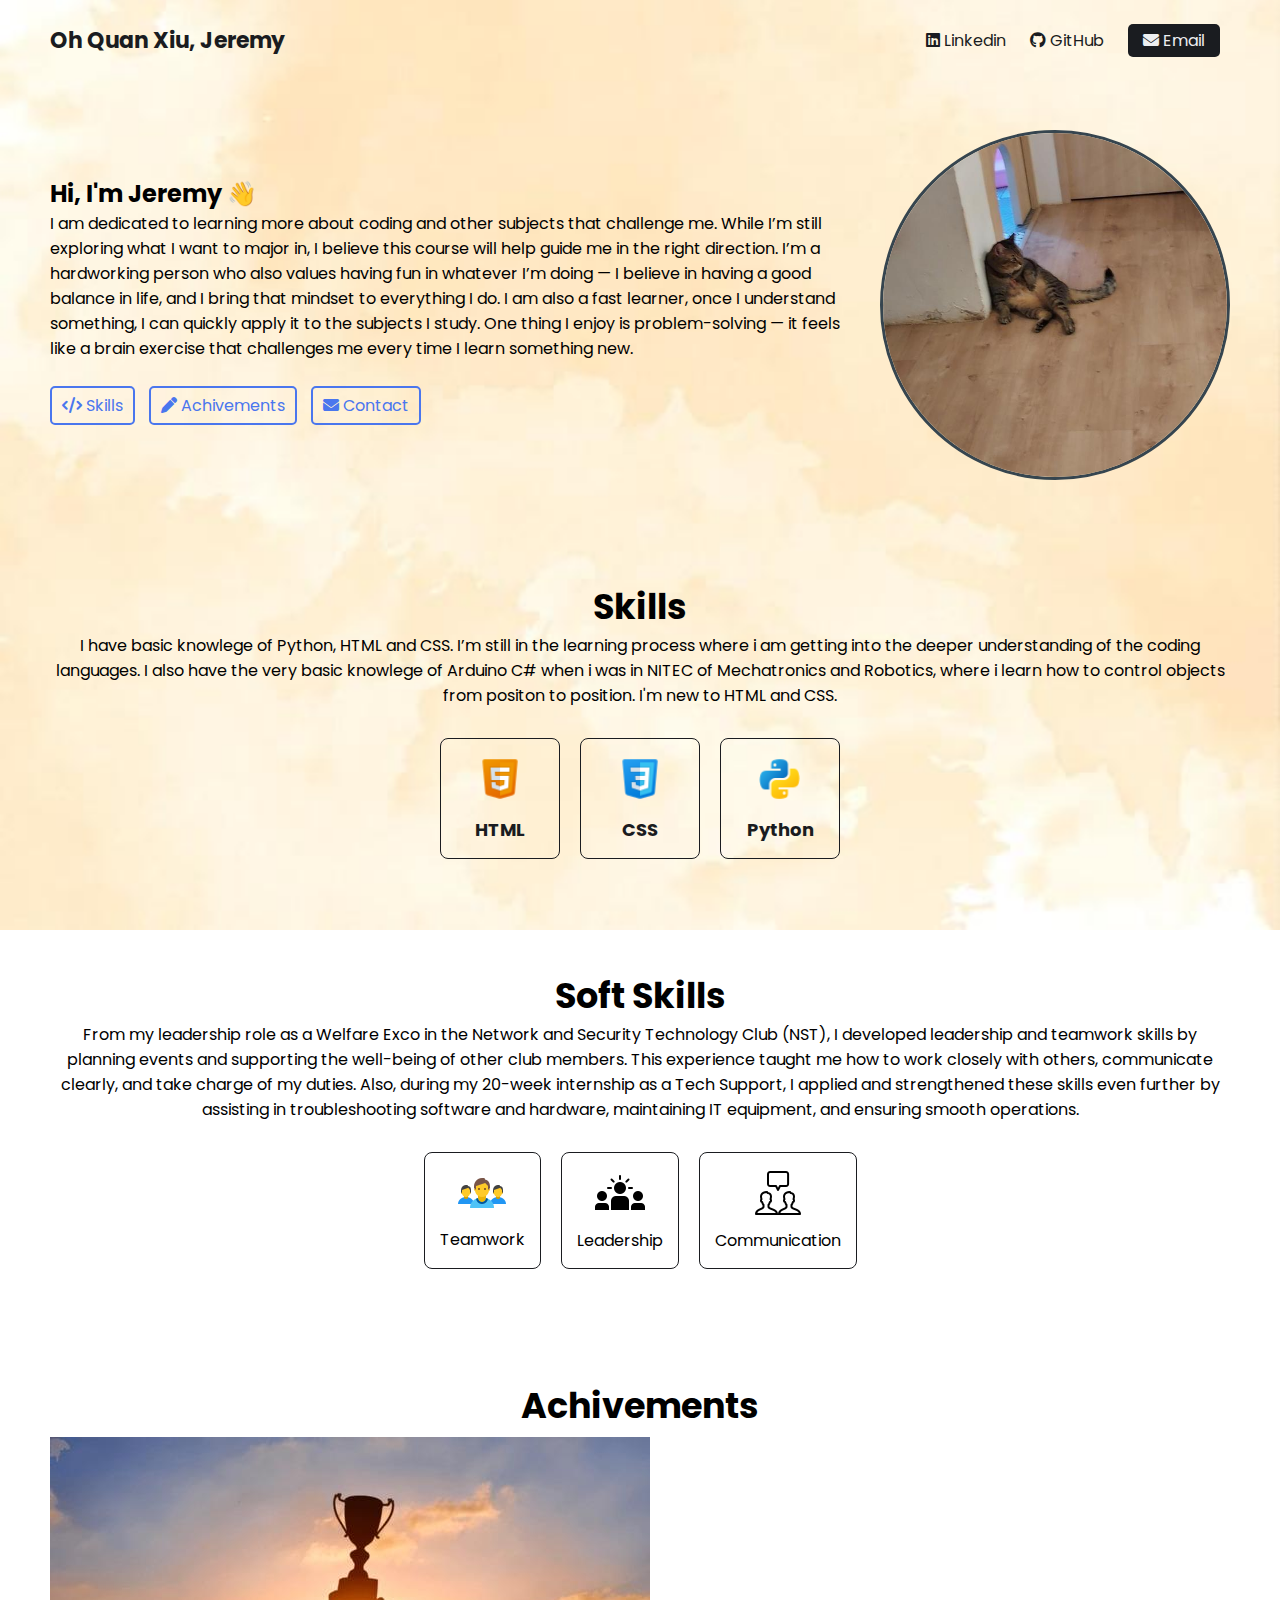
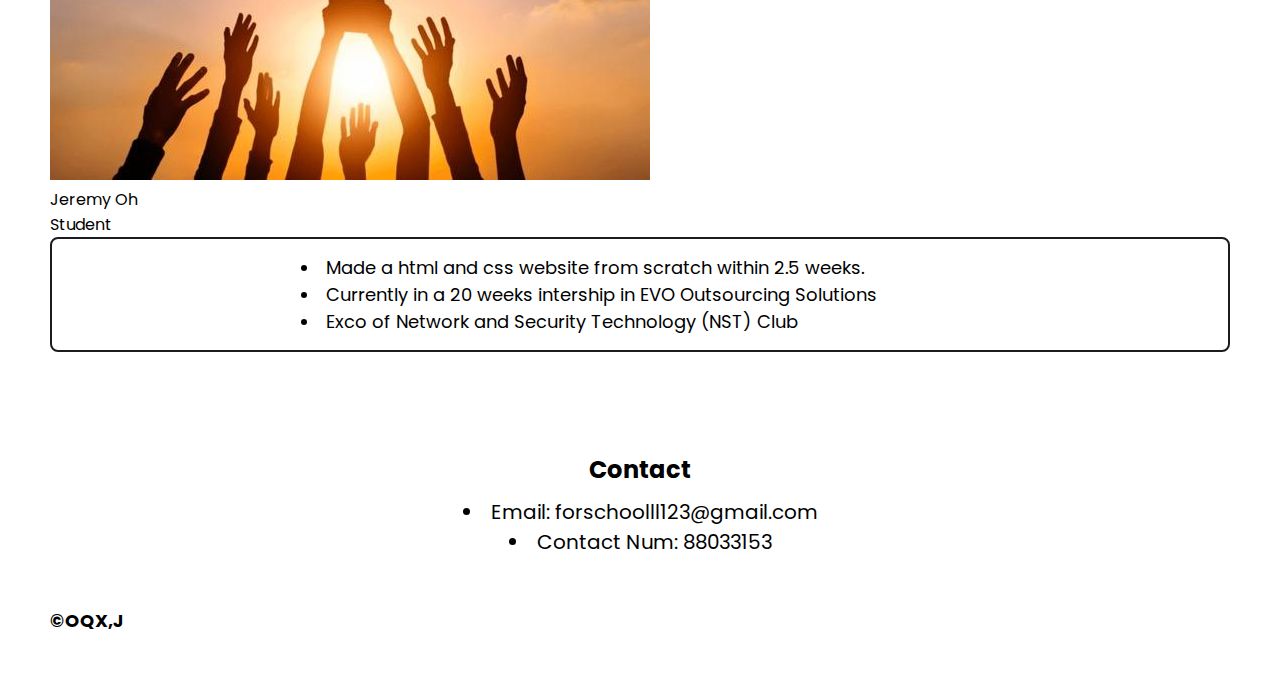
<file: index.html>
<!DOCTYPE html>
<html lang="en">
<head>
    <meta charset="UTF-8">
    <meta name="viewport" content="width=\, initial-scale=1.0">
    <title>My Portfolio</title>
    <link rel="stylesheet" href="style.css">
    
    <link rel="stylesheet" href="https://cdnjs.cloudflare.com/ajax/libs/font-awesome/6.7.2/css/all.min.css" integrity="sha512-Evv84Mr4kqVGRNSgIGL/F/aIDqQb7xQ2vcrdIwxfjThSH8CSR7PBEakCr51Ck+w+/U6swU2Im1vVX0SVk9ABhg==" crossorigin="anonymous" referrerpolicy="no-referrer" />

    <link rel="preconnect" href="https://fonts.googleapis.com">
<link rel="preconnect" href="https://fonts.gstatic.com" crossorigin>
<link href="https://fonts.googleapis.com/css2?family=Poppins:ital,wght@0,100;0,200;0,300;0,400;0,500;0,600;0,700;0,800;0,900;1,100;1,200;1,300;1,400;1,500;1,600;1,700;1,800;1,900&display=swap" rel="stylesheet">
</head>
<body>
    <!--NAVBAR-->
    <nav>
        <div class="left">
            <a href="/">Oh Quan Xiu, Jeremy</a>
        </div>

        <div class="right">
            <a href="http://linkedin.com" target="_blank" rel="noopener noreferrer">
                <i class="fa-brands fa-linkedin"></i>
                <span>Linkedin</span>
            </a>
        
            <a href="http://github.com" target="_blank" rel="noopener noreferrer">
                <i class="fa-brands fa-github"></i>
                <span>GitHub</span>
            </a>
        
            <a href="mailto:forschoolll123@gmail.com" target="_blank" rel="noopener noreferrer">
                <i class="fa-solid fa-envelope"></i>
                <span>Email</span>
            </a>
        
        </div>
    </nav>

    <main>
        <!--Section 1: Hero-->
        <section class="hero-section">
            <div class="text">
                <h2>Hi, I'm Jeremy 👋</h2>
                <p>
                    I am dedicated to learning more about coding and other subjects that challenge me. While I’m still exploring what I want to major in, I believe this course will help guide me in the right direction. I’m a hardworking person who also values having fun in whatever I’m doing — I believe in having a good balance in life, and I bring that mindset to everything I do. I am also a fast learner, once I understand something, I can quickly apply it to the subjects I study. One thing I enjoy is problem-solving — it feels like a brain exercise that challenges me every time I learn something new.
                </p>
                </p>
                <div class="links">
                  <a href="#skills">
                  <i class="fa-solid fa-code"></i> 
                  <span>Skills</span>
                  </a>

                  <a href="#About">
                  <i class="fa-solid fa-pen"></i> 
                  <span>Achivements</span>
                  </a>

                  <a href="#contact">
                  <i class="fa-solid fa-envelope"></i> 
                  <span>Contact</span>
                  </a>
                </div>
            </div>

            <div class="headshot">
                <img src="Cat.jpg" alt="jeremy Pic">
            </div>
        </section>

        <!--Section 2: Skills-->
        <section id="skills" class="skills-section">
            <h2>Skills</h2>
            <div class="text">
                I have basic knowlege of Python, HTML and CSS. I’m still in the learning process where i am getting into the deeper understanding of the coding languages. I also have the very basic knowlege of Arduino C# when i was in NITEC of Mechatronics and Robotics, where i learn how to control objects from positon to position. I'm new to HTML and CSS.
            </div>
            <div class="cells">
                <div class="cell">
                <img src="images/html.png" alt="html-logo">
                <span>HTML</span>
                </div>

                 <div class="cell">
                <img src="images/css.png" alt="css-logo">
                <span>CSS</span>
                </div>

                 <div class="cell">
                <img src="images/python.png" alt="python-logo">
                <span>Python</span>
                </div>
            </div>
        </section>

        <section id="soft" class="soft-skills">
            <h2>Soft Skills</h2>
            <div class="text">
                From my leadership role as a Welfare Exco in the Network and Security Technology Club (NST), I developed leadership and teamwork skills by planning events and supporting the well-being of other club members. This experience taught me how to work closely with others, communicate clearly, and take charge of my duties. Also, during my 20-week internship as a Tech Support, I applied and strengthened these skills even further by assisting in troubleshooting software and hardware, maintaining IT equipment, and ensuring smooth operations.
            </div>
            <div class="pics">
                <div class="pic">
                    <img src="images/team.png" alt="Team">
                    <span>Teamwork</span>
                </div>

                <div class="pic">
                    <img src="images/leader.png" alt="Leader">
                    <span>Leadership</span>
                </div>

                <div class="pic">
                    <img src="images/comms.png" alt="comm">
                    <span>Communication</span>
                </div>
            </div>
        </section>

        <!--Section 3: Achivements-->
        <section id="About" class="about-section">
            <h2>Achivements</h2>

            <div class="group">
                <div class="person-details">
                    <img src="images/achievements.jpg" alt="">
                    <p>Jeremy Oh</p>
                    <p>Student</p>
                </div>

                <div class="text">
                    <ul>
                        <li>Made a html and css website from scratch  within 2.5 weeks.</li>
                        <li>Currently in a 20 weeks intership in EVO Outsourcing Solutions</li>
                        <li>Exco of Network and Security Technology (NST) Club</li>
                    </ul>
                </div>
            </div>
        </section>
        
        <!--Section 4: contacts-->
        <section id="contact" class="contact-sec">
            <h2>Contact</h2>
            
            <div class="group">
                <div class="text">
                    <ul>
                        <li>Email: forschoolll123@gmail.com</li>
                        <li>Contact Num: 88033153</li>
                    </ul>
                </div>
            </div>
        </section>
        
    </main>
    <footer class="cr">
        &copy;OQX,J
    </footer>
</body>
</html>
</file>
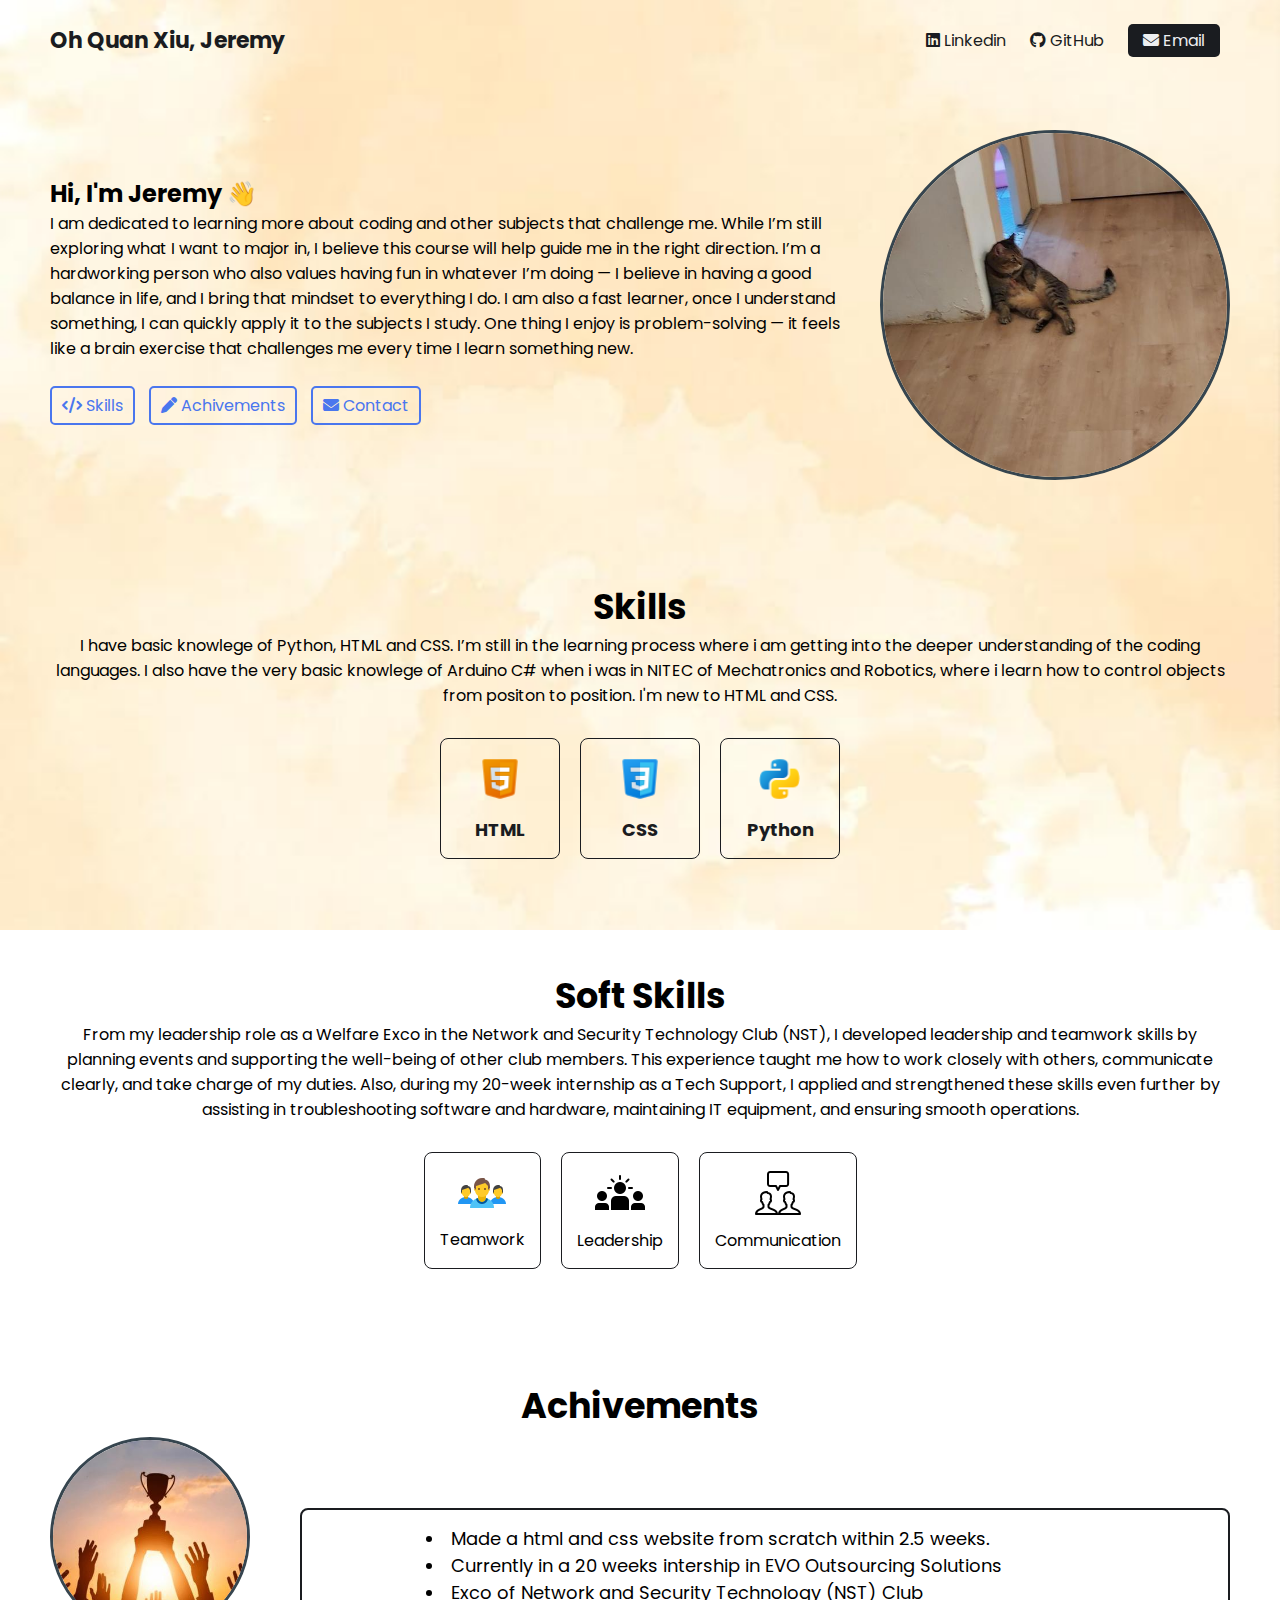
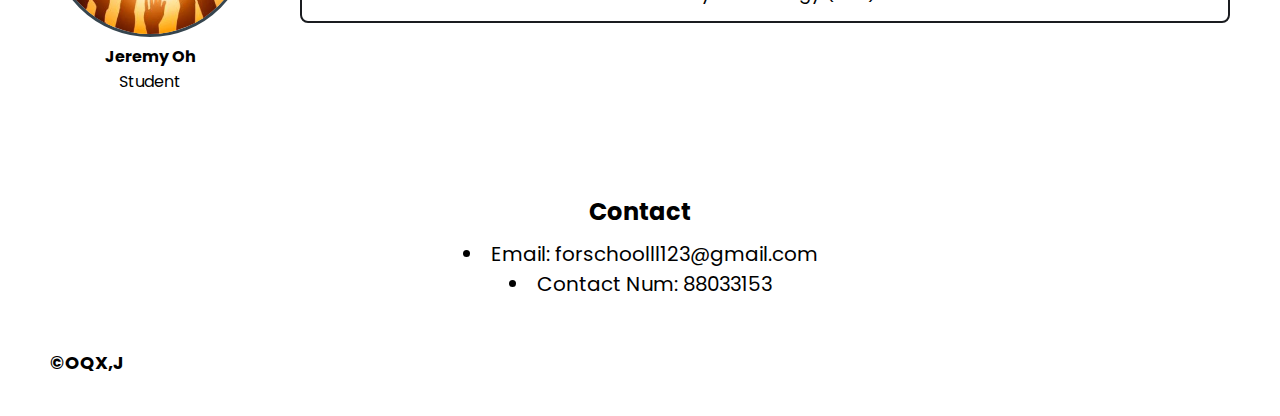
<file: Project html/index.html>
<!DOCTYPE html>
<html lang="en">
<head>
    <meta charset="UTF-8">
    <meta name="viewport" content="width=\, initial-scale=1.0">
    <title>My Portfolio</title>
    <link rel="stylesheet" href="style.css">
    
    <link rel="stylesheet" href="https://cdnjs.cloudflare.com/ajax/libs/font-awesome/6.7.2/css/all.min.css" integrity="sha512-Evv84Mr4kqVGRNSgIGL/F/aIDqQb7xQ2vcrdIwxfjThSH8CSR7PBEakCr51Ck+w+/U6swU2Im1vVX0SVk9ABhg==" crossorigin="anonymous" referrerpolicy="no-referrer" />

    <link rel="preconnect" href="https://fonts.googleapis.com">
<link rel="preconnect" href="https://fonts.gstatic.com" crossorigin>
<link href="https://fonts.googleapis.com/css2?family=Poppins:ital,wght@0,100;0,200;0,300;0,400;0,500;0,600;0,700;0,800;0,900;1,100;1,200;1,300;1,400;1,500;1,600;1,700;1,800;1,900&display=swap" rel="stylesheet">
</head>
<body>
    <!--NAVBAR-->
    <nav>
        <div class="left">
            <a href="/">Oh Quan Xiu, Jeremy</a>
        </div>

        <div class="right">
            <a href="http://linkedin.com" target="_blank" rel="noopener noreferrer">
                <i class="fa-brands fa-linkedin"></i>
                <span>Linkedin</span>
            </a>
        
            <a href="http://github.com" target="_blank" rel="noopener noreferrer">
                <i class="fa-brands fa-github"></i>
                <span>GitHub</span>
            </a>
        
            <a href="mailto:forschoolll123@gmail.com" target="_blank" rel="noopener noreferrer">
                <i class="fa-solid fa-envelope"></i>
                <span>Email</span>
            </a>
        
        </div>
    </nav>

    <main>
        <!--Section 1: Hero-->
        <section class="hero-section">
            <div class="text">
                <h2>Hi, I'm Jeremy 👋</h2>
                <p>
                    I am dedicated to learning more about coding and other subjects that challenge me. While I’m still exploring what I want to major in, I believe this course will help guide me in the right direction. I’m a hardworking person who also values having fun in whatever I’m doing — I believe in having a good balance in life, and I bring that mindset to everything I do. I am also a fast learner, once I understand something, I can quickly apply it to the subjects I study. One thing I enjoy is problem-solving — it feels like a brain exercise that challenges me every time I learn something new.
                </p>
                </p>
                <div class="links">
                  <a href="#skills">
                  <i class="fa-solid fa-code"></i> 
                  <span>Skills</span>
                  </a>

                  <a href="#About">
                  <i class="fa-solid fa-pen"></i> 
                  <span>Achivements</span>
                  </a>

                  <a href="#contact">
                  <i class="fa-solid fa-envelope"></i> 
                  <span>Contact</span>
                  </a>
                </div>
            </div>

            <div class="headshot">
                <img src="Cat.jpg" alt="jeremy Pic">
            </div>
        </section>

        <!--Section 2: Skills-->
        <section id="skills" class="skills-section">
            <h2>Skills</h2>
            <div class="text">
                I have basic knowlege of Python, HTML and CSS. I’m still in the learning process where i am getting into the deeper understanding of the coding languages. I also have the very basic knowlege of Arduino C# when i was in NITEC of Mechatronics and Robotics, where i learn how to control objects from positon to position. I'm new to HTML and CSS.
            </div>
            <div class="cells">
                <div class="cell">
                <img src="images/html.png" alt="html-logo">
                <span>HTML</span>
                </div>

                 <div class="cell">
                <img src="images/css.png" alt="css-logo">
                <span>CSS</span>
                </div>

                 <div class="cell">
                <img src="images/python.png" alt="python-logo">
                <span>Python</span>
                </div>
            </div>
        </section>

        <section id="soft" class="soft-skills">
            <h2>Soft Skills</h2>
            <div class="text">
                From my leadership role as a Welfare Exco in the Network and Security Technology Club (NST), I developed leadership and teamwork skills by planning events and supporting the well-being of other club members. This experience taught me how to work closely with others, communicate clearly, and take charge of my duties. Also, during my 20-week internship as a Tech Support, I applied and strengthened these skills even further by assisting in troubleshooting software and hardware, maintaining IT equipment, and ensuring smooth operations.
            </div>
            <div class="pics">
                <div class="pic">
                    <img src="images/team.png" alt="Team">
                    <span>Teamwork</span>
                </div>

                <div class="pic">
                    <img src="images/leader.png" alt="Leader">
                    <span>Leadership</span>
                </div>

                <div class="pic">
                    <img src="images/comms.png" alt="comm">
                    <span>Communication</span>
                </div>
            </div>
        </section>

        <!--Section 3: Achivements-->
        <section id="About" class="about-section">
            <h2>Achivements</h2>

            <div class="group">
                <div class="person-details">
                    <img src="images/Achievements.jpg" alt="">
                    <p>Jeremy Oh</p>
                    <p>Student</p>
                </div>

                <div class="text">
                    <ul>
                        <li>Made a html and css website from scratch  within 2.5 weeks.</li>
                        <li>Currently in a 20 weeks intership in EVO Outsourcing Solutions</li>
                        <li>Exco of Network and Security Technology (NST) Club</li>
                    </ul>
                </div>
            </div>
        </section>
        
        <!--Section 4: contacts-->
        <section id="contact" class="contact-sec">
            <h2>Contact</h2>
            
            <div class="group">
                <div class="text">
                    <ul>
                        <li>Email: forschoolll123@gmail.com</li>
                        <li>Contact Num: 88033153</li>
                    </ul>
                </div>
            </div>
        </section>
        
    </main>
    <footer class="cr">
        &copy;OQX,J
    </footer>
</body>
</html>
</file>
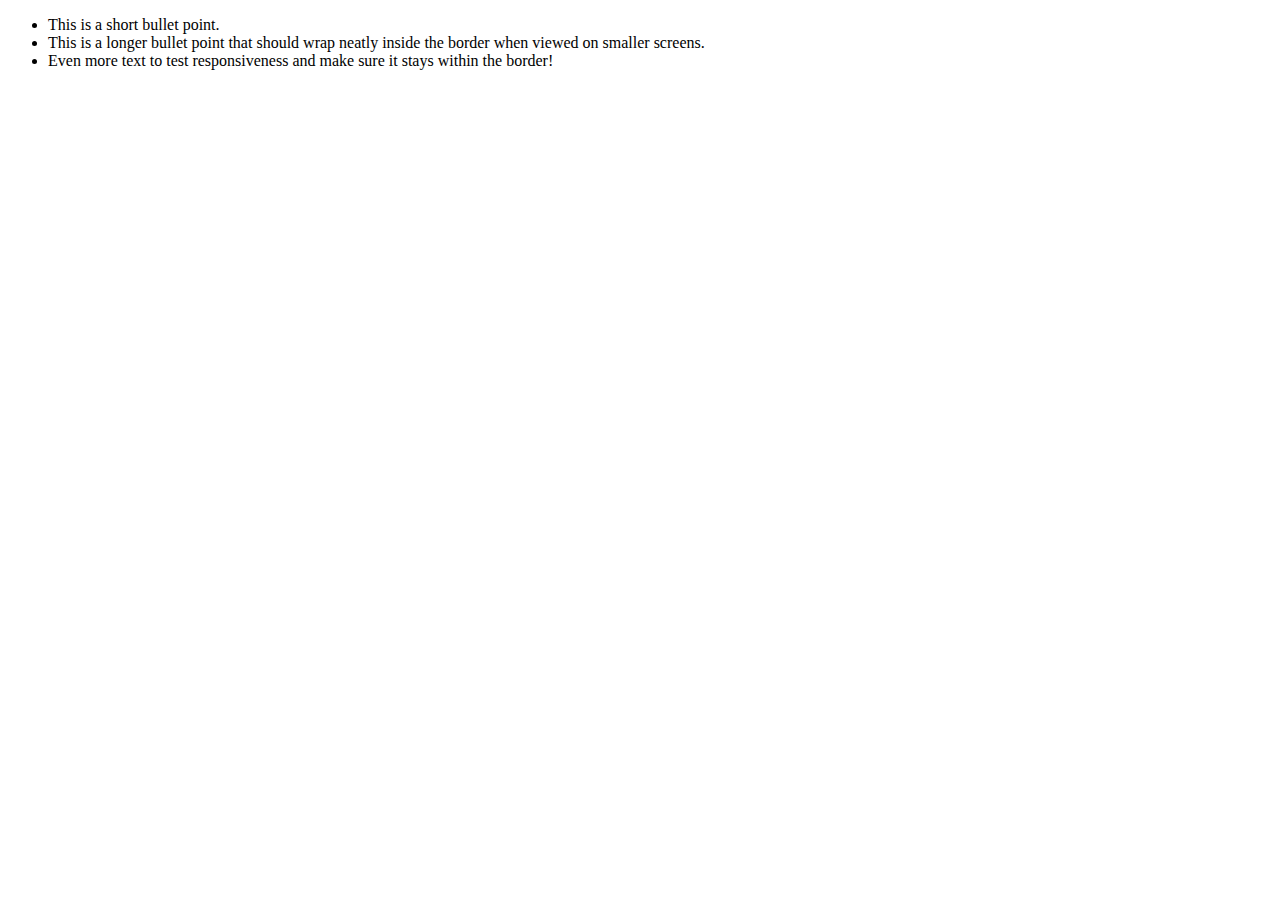
<file: Project html/test/test.html>
<!DOCTYPE html>
<html lang="en">
<head>
    <meta charset="UTF-8">
    <meta name="viewport" content="width=device-width, initial-scale=1.0">
    <title>Document</title>
</head>
<body>
    <div class="container">
        <ul class="bordered-list">
            <li>This is a short bullet point.</li>
            <li>This is a longer bullet point that should wrap neatly inside the border when viewed on smaller screens.</li>
            <li>Even more text to test responsiveness and make sure it stays within the border!</li>
        </ul>
    </div>
</body>
</html>
</file>
<file: style.css>
:root {
    --text-color: #1a1c20;
    --link-color: #4a76ee;
    --background-color: #eeeff1;
    --border-color: #36454F;
}

*{
    margin: 0;
    padding: 0;
    box-sizing: border-box;
}

html {
    scroll-behavior: smooth;
}

body {
    font-family:'Poppins', sans-serif;
    background-image: url(images/BG_PIC3.jpg);
    background-repeat: no-repeat;
    background-position: center;
    background-attachment: fixed;
    background-size:cover;
}

a {
    color: var(--link-color);
    text-decoration: none;
}
 /* NAVBAR*/
 nav {
    display: flex;
    justify-content: space-between;
    align-items: center;
    padding: 0 50px;
    height: 80px;
 }

 nav .left a{
    color: var(--text-color);
    font-size: 22px;
    font-weight: bold;
 }

 nav .right a{
    color: var(--text-color);
    margin: 0 10px;
 }

 nav .right a:last-child{
    color: var(--background-color);
    background-color: var(--text-color);
    padding:5px 15px;
    border-radius: 5px;
 }
 
 /*Hero*/
 .hero-section {
    display:flex ;
    justify-content: space-between;
    align-items: center;
    padding: 0 50px;
    margin: 50px 0;
    margin-bottom: 100px;
    gap: 40px;
 }

 .hero-section .text {
    flex: 5;
 }

 .hero-section .text .links{
    margin-top: 25px;
 }
 .hero-section .text .links a {
    display: inline-block;
    padding: 5px 10px;
    border: 2px solid var(--link-color);
    border-radius: 5px;
    margin-right: 10px;
    margin-bottom: 10px;
    transition: .1s;
 }
 .hero-section .text .links a:hover {
    color: var(--text-color);
    border:none;
 }

 .hero-section .headshot {
    flex: 2;
    display:flex;
    justify-content: right;
 }

 .hero-section .headshot img {
    width: 350px;
    height: 350px;
    object-fit: cover;
    border-radius: 50%;
    display: flex;
    flex-direction: column-reverse;
    border: 3.5px solid var(--border-color)
 }

 /*Skills*/
.skills-section {
    padding: 0 50px;
    margin-bottom: 50px;
}

.skills-section h2 {
    text-align:center ;
    font-size: 35px;
}

.skills-section .text {
    text-align:center ;
    margin-bottom: 20px;
}

.skills-section .cells .cell {
   display: flex; 
   flex-direction: column;
   justify-content: center;
   align-items: center;
   gap: 10px;

   width: 120px;
   padding: 15px;
   margin: 10px;
   border: 1.5px solid var(--text-color);
   border-radius: 8px;
   background-color: transparent;
}

.skills-section .cells .cell span {
    font-weight: bold;
    color: var(--text-color);
    font-size: 18px;
}

.skills-section .cells .cell img {
    width: 50px;
    height: 50px;
    object-fit: contain;
    margin-bottom: 2px;
    border-radius: 2px;
}

.skills-section .cells {
    display: flex;
    justify-content: center;
    flex-wrap: wrap;
}

.skills-section .soft h2 {
    text-align: center;
    font-size: 35px;
}

/* Soft Skills */
.soft-skills {
    padding: 50px;
    margin-bottom: 50px;
}
.soft-skills h2{
    text-align: center;
    font-size: 35px;
}

.soft-skills .text {
    text-align: center;
    margin-bottom: 20px;
}.soft-skills .pics {
    display: flex;
    justify-content: center;
    flex-wrap: wrap;
}

.soft-skills .pics .pic{
   display: flex; 
   flex-direction: column;
   justify-content: center;
   align-items: center;
   gap: 10px;

   width: fit-content;
   padding: 15px;
   margin: 10px;
   border: 1.5px solid var(--text-color);
   border-radius: 8px;
   background-color: transparent;
}

/*Achievements*/
.about-section {
    padding: 0 50px;
    margin-bottom: 100px;
}

.about-section h2 {
    font-size: 35px;
    margin-bottom: 5px;
    text-align: center;
}

.about-section .group .text {
  display: flex;
  padding: 15px;
  border: 2px solid var(--text-color);
  border-radius: 8px;
  justify-content:center;
  width: 100%;
  font-size: 18px;
  padding-right:10%;
  list-style-position: inside;
}

.about-section .academics a {
    color: var(--text-color);
    text-decoration: underline;
}
/*TESTIMONY*/
.testimony-section {
    padding: 0 50px;
    margin-bottom: 100px;
}

.testimony-section h2 {
    font-size: 35px;
    margin-bottom: 30px;
    text-align: center;
}

.testimony-section .group{
    display: flex;
    align-items: center;
    gap:50px;
}

.testimony-section .group .person-details{
    text-align: center;
    flex: 2;
}

.testimony-section .group .text{
    flex: 8;
}

.testimony-section .group .person-details img{
    aspect-ratio: 1/1;
    width: 200px;
    object-fit: cover;
    border-radius: 50%;
    border: 3.5px solid var(--border-color)
}

.testimony-section .group .person-details p{
    font-weight: 600;
}

.testimony-section .group .person-details p:last-child{
    font-weight: bold;
}
.testimony-section a{
    color: var(--text-color);
    font-weight: bold;
}
/*Contact*/
.contact-sec {
    padding: 0 50px;
    margin-bottom: 50px;
}

.contact-sec .group .text {
    font-size: 20px;
    margin: 10px;
    text-align: center;
}
.contact-sec .group .text ul{
    align-items: center;
    list-style-position: inside;
    font-size: 20px;
    gap: 5px;
}

.contact-sec h2{
    text-align: center;
}

/* Copyright */
.cr{
    text-align: left;
    font-weight: bold;
    font-size: 18px;
    padding: 0 50px;
    margin-bottom: 40px;
}

 @media (max-width: 850px) {
    /*SECTION 1: Hero*/
    .hero-section .text h2 {
        font-size: 35px;
    }

    body {
        background-repeat: no-repeat;
        background-position: center;
        background-attachment: fixed;
        background-size:cover;
    }

 }

 @media (max-width: 740px) {
     /*NAVRBAR*/
    nav {
        padding: 0 20px;
    }

    nav .right a {
        font-size: 22px;
    }
   
    nav .right a:last-child {
        color: var(--text-color);
        background-color: transparent;
        padding: 0;
    }

    nav .right a span {
        display: none;
    }
    /*SECTION 1: Hero*/
    .hero-section {
        flex-direction: column-reverse;
    }

    .hero-section .headshot img {
        width: 300px;

    }

    .hero-section .headshot img {
    width: 350px;
    height: 350px;
    object-fit: cover;
    border-radius: 50%;
    display: flex;
    flex-direction: column-reverse;
    border: 3.5px solid var(--border-color)
    }

    /*SECTION 3: About*/
    .about-section h2 {
        text-align: center;
    }
    .about-section .group {
        flex-direction: column;
    }
    .testimony-section h2{
        text-align: center;
    }
    .testimony-section .group{
        flex-direction: column;
    }
 }


 @media (max-width: 600px) {
    /*NAVRBAR*/
    nav {
        padding: 0 20px;
    }

    nav .right a {
        font-size: 22px;
    }
   
    nav .right a:last-child {
        color: var(--text-color);
        background-color: transparent;
        padding: 0;
    }

    nav .right a span {
        display: none;
    }

    /*Section 1: hero*/
    .hero-section {
        padding: 0 20px;

    }

    .hero-section .text h2 {
        font-size: 30px;
    }
    
     /*SECTION 2: Skills*/
     .skills-section {
        padding: 0;
     }

     .skills-section .cells .cell {
        font-size: 16px;
     }

    .contact-sec .group .text{
        font-size: 15px;
    }
 }
</file>
<file: Project html/style.css>
:root {
    --text-color: #1a1c20;
    --link-color: #4a76ee;
    --background-color: #eeeff1;
    --border-color: #36454F;
}

*{
    margin: 0;
    padding: 0;
    box-sizing: border-box;
}

html {
    scroll-behavior: smooth;
}

body {
    font-family:'Poppins', sans-serif;
    background-image: url(BG_PIC3.jpg);
    background-repeat: no-repeat;
    background-position: center;
    background-attachment: fixed;
    background-size:cover;
}

a {
    color: var(--link-color);
    text-decoration: none;
}
 /* NAVBAR*/
 nav {
    display: flex;
    justify-content: space-between;
    align-items: center;
    padding: 0 50px;
    height: 80px;
 }

 nav .left a{
    color: var(--text-color);
    font-size: 22px;
    font-weight: bold;
 }

 nav .right a{
    color: var(--text-color);
    margin: 0 10px;
 }

 nav .right a:last-child{
    color: var(--background-color);
    background-color: var(--text-color);
    padding:5px 15px;
    border-radius: 5px;
 }
 
 /*Section 1: Hero*/
 .hero-section {
    display:flex ;
    justify-content: space-between;
    align-items: center;
    padding: 0 50px;
    margin: 50px 0;
    margin-bottom: 100px;
    gap: 40px;
 }

 .hero-section .text {
    flex: 5;
 }

 .hero-section .text .links{
    margin-top: 25px;
 }
 .hero-section .text .links a {
    display: inline-block;
    padding: 5px 10px;
    border: 2px solid var(--link-color);
    border-radius: 5px;
    margin-right: 10px;
    margin-bottom: 10px;
    transition: .1s;
 }
 .hero-section .text .links a:hover {
    color: var(--text-color);
    border:none;
 }

 .hero-section .headshot {
    flex: 2;
    display:flex;
    justify-content: right;
 }

 .hero-section .headshot img {
    width: 350px;
    height: 350px;
    object-fit: cover;
    border-radius: 50%;
    display: flex;
    flex-direction: column-reverse;
    border: 3.5px solid var(--border-color)
 }

 /*SECTION 2: Skills*/
.skills-section {
    padding: 0 50px;
    margin-bottom: 50px;
}

.skills-section h2 {
    text-align:center ;
    font-size: 35px;
}

.skills-section .text {
    text-align:center ;
    margin-bottom: 20px;
}

.skills-section .cells .cell {
   display: flex; 
   flex-direction: column;
   justify-content: center;
   align-items: center;
   gap: 10px;

   width: 120px;
   padding: 15px;
   margin: 10px;
   border: 1.5px solid var(--text-color);
   border-radius: 8px;
   background-color: transparent;
}

.skills-section .cells .cell span {
    font-weight: bold;
    color: var(--text-color);
    font-size: 18px;
}

.skills-section .cells .cell img {
    width: 50px;
    height: 50px;
    object-fit: contain;
    margin-bottom: 2px;
    border-radius: 2px;
}

.skills-section .cells {
    display: flex;
    justify-content: center;
    flex-wrap: wrap;
}

.skills-section .soft h2 {
    text-align: center;
    font-size: 35px;
}

/* Soft Skills */
.soft-skills {
    padding: 50px;
    margin-bottom: 50px;
}
.soft-skills h2{
    text-align: center;
    font-size: 35px;
}

.soft-skills .text {
    text-align: center;
    margin-bottom: 20px;
}.soft-skills .pics {
    display: flex;
    justify-content: center;
    flex-wrap: wrap;
}

.soft-skills .pics .pic{
   display: flex; 
   flex-direction: column;
   justify-content: center;
   align-items: center;
   gap: 10px;

   width: fit-content;
   padding: 15px;
   margin: 10px;
   border: 1.5px solid var(--text-color);
   border-radius: 8px;
   background-color: transparent;
}

/*Section 3: Achievements*/
.about-section {
    padding: 0 50px;
    margin-bottom: 100px;
}

.about-section h2 {
    font-size: 35px;
    margin-bottom: 5px;
    text-align: center;
}

.about-section .group{
    display: flex;
    align-items: center;
    gap:50px;
}

.about-section .group .person-details {
    text-align: center;
}

.about-section .group .person-details img{
    aspect-ratio: 1/1;
    width: 200px;
    object-fit: cover;
    border-radius: 50%;
    border: 3.5px solid var(--border-color)
}

.about-section .group .person-details p {
    font-weight: bold;

}

.about-section .group .person-details p:last-child{
    font-weight: normal;
}

.about-section .group .text {
  display: flex;
  padding: 15px;
  border: 2px solid var(--text-color);
  border-radius: 8px;
  justify-content: center;
  width: 100%;
  font-size: 18px;
  padding-right:10%;
  list-style-position: inside;
}

/*SECTION 4: Contact*/
.contact-sec {
    padding: 0 50px;
    margin-bottom: 50px;
}

.contact-sec .group .text {
    font-size: 20px;
    margin: 10px;
    text-align: center;
}
.contact-sec .group .text ul{
    align-items: center;
    list-style-position: inside;
    font-size: 20px;
    gap: 5px;
}

.contact-sec h2{
    text-align: center;
}


/* Copyright */
.cr{
    text-align: left;
    font-weight: bold;
    font-size: 18px;
    padding: 0 50px;
    margin-bottom: 40px;
}

 @media (max-width: 850px) {
    /*SECTION 1: Hero*/
    .hero-section .text h2 {
        font: size 35px;
    }
 }

 @media (max-width: 740px) {
     /*NAVRBAR*/
    nav {
        padding: 0 20px;
    }

    nav .right a {
        font-size: 22px;
    }
   
    nav .right a:last-child {
        color: var(--text-color);
        background-color: transparent;
        padding: 0;
    }

    nav .right a span {
        display: none;
    }
    /*SECTION 1: Hero*/
    .hero-section {
        flex-direction: column-reverse;
    }

    .hero-section .headshot img {
        width: 300px;

    }

    .hero-section .headshot img {
    width: 350px;
    height: 350px;
    object-fit: cover;
    border-radius: 50%;
    display: flex;
    flex-direction: column-reverse;
    border: 3.5px solid var(--border-color)
    }

    /*SECTION 3: About*/
    .about-section h2 {
        text-align: center;
    }
    .about-section .group {
        flex-direction: column;
    }
 }


 @media (max-width: 600px) {
    /*NAVRBAR*/
    nav {
        padding: 0 20px;
    }

    nav .right a {
        font-size: 22px;
    }
   
    nav .right a:last-child {
        color: var(--text-color);
        background-color: transparent;
        padding: 0;
    }

    nav .right a span {
        display: none;
    }

    /*Section 1: hero*/
    .hero-section {
        padding: 0 20px;

    }

    .hero-section .text h2 {
        font-size: 30px;
    }
    
     /*SECTION 2: Skills*/
     .skills-section {
        padding: 0;
     }

     .skills-section .cells .cell {
        font-size: 16px;
     }

    .contact-sec .group .text{
        font-size: 15px;
    }

 }
</file>
